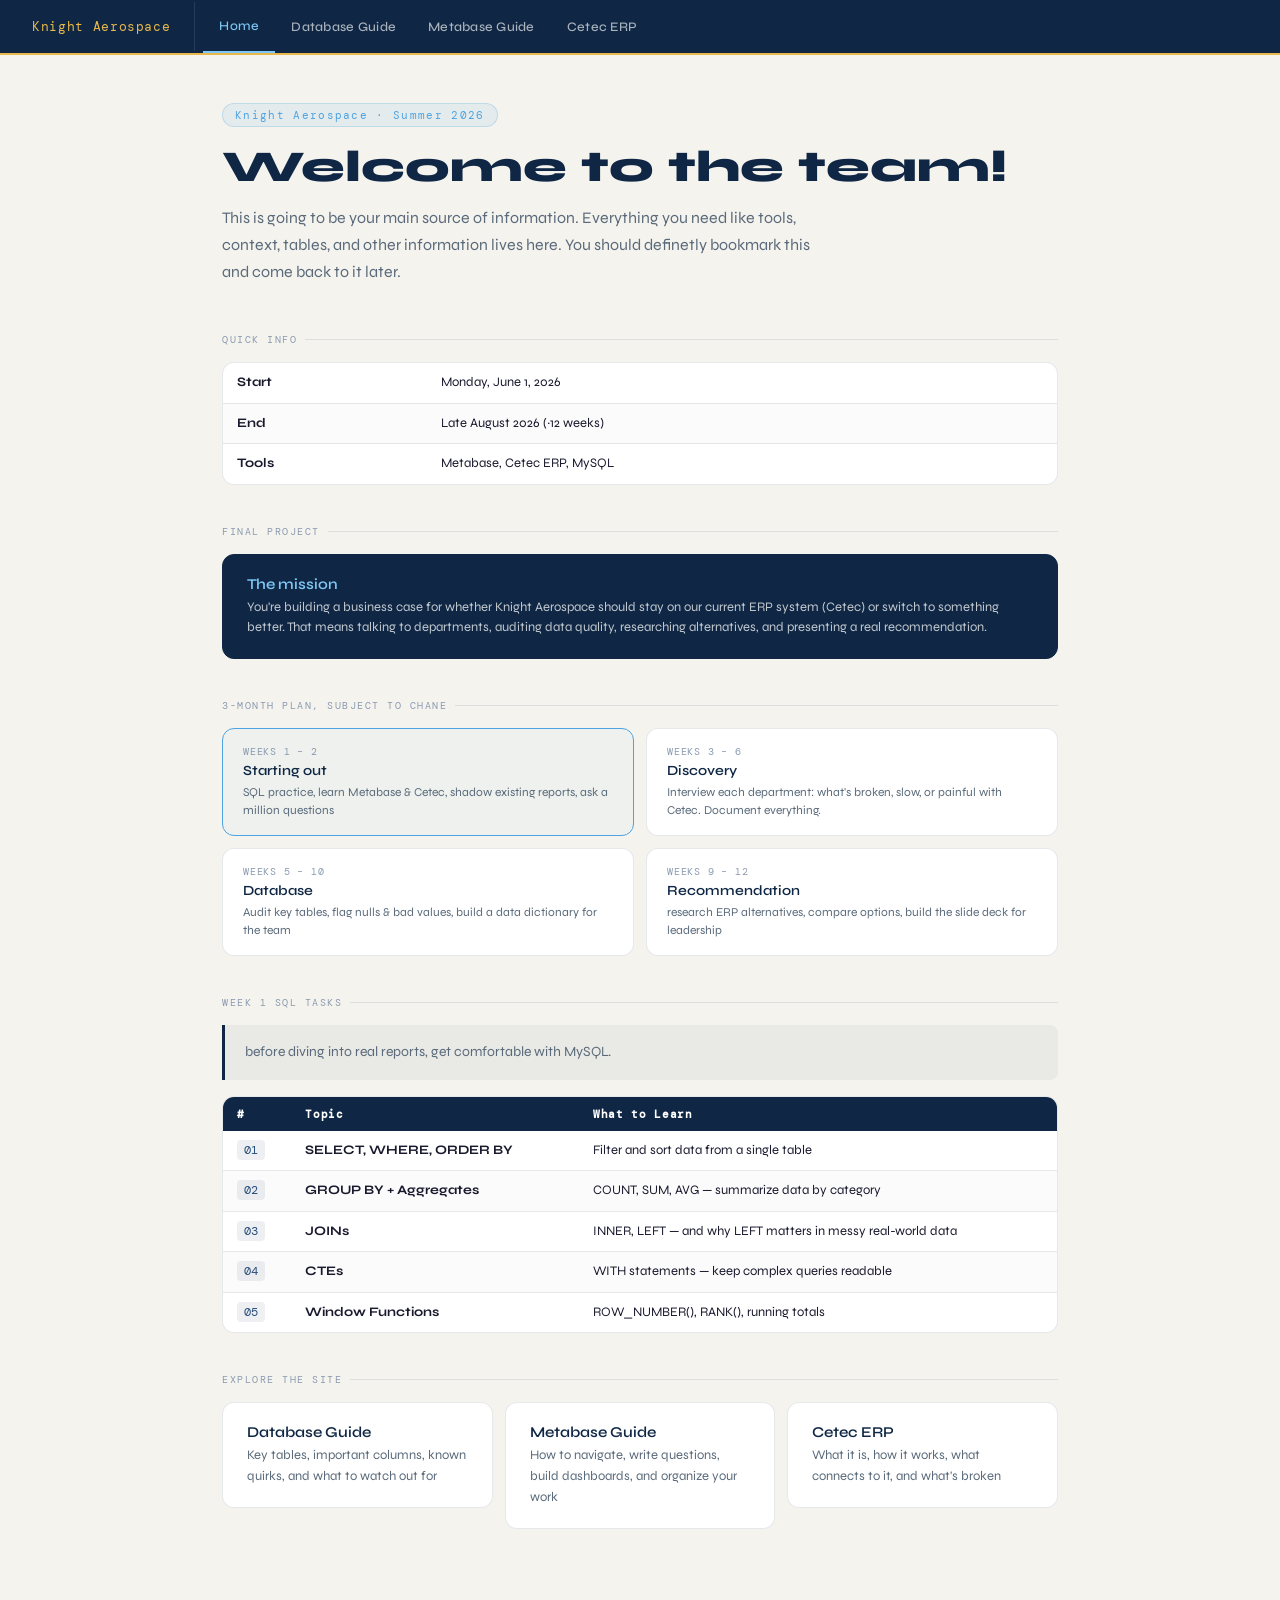
<file: index.html>
<!DOCTYPE html>
<html lang="en">
<head>
  <meta charset="UTF-8" />
  <meta name="viewport" content="width=device-width, initial-scale=1.0"/>
  <title>Knight Data Intern 2026 · Home</title>
  <link rel="stylesheet" href="style.css" />
</head>
<body>

<nav>
  <div class="nav-brand">Knight Aerospace</div>
  <a href="index.html" class="active">Home</a>
  <a href="database.html">Database Guide</a>
  <a href="metabase.html">Metabase Guide</a>
  <a href="cetec.html">Cetec ERP</a>
</nav>

<div class="page">

  <div class="hero">
    <div class="hero-tag">Knight Aerospace · Summer 2026</div>
    <h1>Welcome to the team! </h1>
    <p>This is going to be your main source of information. Everything you need like tools, context, tables, and other information lives here. You should definetly bookmark this and come back to it later.</p>
  </div>

  <div class="section">
    <div class="section-label">quick info</div>
    <div class="table-wrap">
      <table class="data-table">
        <tbody>
          <tr><td><strong>Start</strong></td><td>Monday, June 1, 2026</td></tr>
          <tr><td><strong>End</strong></td><td>Late August 2026 (~12 weeks)</td></tr>
          <tr><td><strong>Tools</strong></td><td>Metabase, Cetec ERP, MySQL</td></tr>
        </tbody>
      </table>
    </div>
  </div>

  <div class="section">
    <div class="section-label">Final Project</div>
    <div class="card card-accent" style="margin-bottom:0.75rem;">
      <h3>The mission</h3>
      <p>You're building a business case for whether Knight Aerospace should stay on our current ERP system (Cetec) or switch to something better. That means talking to departments, auditing data quality, researching alternatives, and presenting a real recommendation.</p>
    </div>
  </div>

  <div class="section">
    <div class="section-label">3-month plan, subject to chane</div>
    <div class="timeline">
      <div class="week-card active">
        <div class="week-num">WEEKS 1 – 2</div>
        <h3>Starting out</h3>
        <p>SQL practice, learn Metabase & Cetec, shadow existing reports, ask a million questions</p>
      </div>
      <div class="week-card">
        <div class="week-num">WEEKS 3 – 6</div>
        <h3>Discovery</h3>
        <p>Interview each department: what's broken, slow, or painful with Cetec. Document everything.</p>
      </div>
      <div class="week-card">
        <div class="week-num">WEEKS 5 – 10</div>
        <h3>Database</h3>
        <p>Audit key tables, flag nulls & bad values, build a data dictionary for the team</p>
      </div>
      <div class="week-card">
        <div class="week-num">WEEKS 9 – 12</div>
        <h3>Recommendation</h3>
        <p>research ERP alternatives, compare options, build the slide deck for leadership</p>
      </div>
    </div>
  </div>

  <div class="section">
    <div class="section-label">week 1 SQL tasks</div>
    <div class="callout navy">before diving into real reports, get comfortable with MySQL.</div>
    <div class="table-wrap">
      <table class="data-table">
        <thead><tr><th>#</th><th>Topic</th><th>What to Learn</th></tr></thead>
        <tbody>
          <tr><td><span class="mono">01</span></td><td><strong>SELECT, WHERE, ORDER BY</strong></td><td>Filter and sort data from a single table</td></tr>
          <tr><td><span class="mono">02</span></td><td><strong>GROUP BY + Aggregates</strong></td><td>COUNT, SUM, AVG — summarize data by category</td></tr>
          <tr><td><span class="mono">03</span></td><td><strong>JOINs</strong></td><td>INNER, LEFT — and why LEFT matters in messy real-world data</td></tr>
          <tr><td><span class="mono">04</span></td><td><strong>CTEs</strong></td><td>WITH statements — keep complex queries readable</td></tr>
          <tr><td><span class="mono">05</span></td><td><strong>Window Functions</strong></td><td>ROW_NUMBER(), RANK(), running totals</td></tr>
        </tbody>
      </table>
    </div>
  </div>

  <div class="section">
    <div class="section-label">explore the site</div>
    <div class="card-grid">
      <a href="database.html" style="text-decoration:none;">
        <div class="card" style="cursor:pointer; transition: border-color 0.2s;" onmouseover="this.style.borderColor='var(--accent)'" onmouseout="this.style.borderColor='var(--border)'">
          <h3>Database Guide</h3>
          <p>Key tables, important columns, known quirks, and what to watch out for</p>
        </div>
      </a>
      <a href="metabase.html" style="text-decoration:none;">
        <div class="card" style="cursor:pointer; transition: border-color 0.2s;" onmouseover="this.style.borderColor='var(--accent)'" onmouseout="this.style.borderColor='var(--border)'">
          <h3>Metabase Guide</h3>
          <p>How to navigate, write questions, build dashboards, and organize your work</p>
        </div>
      </a>
      <a href="cetec.html" style="text-decoration:none;">
        <div class="card" style="cursor:pointer; transition: border-color 0.2s;" onmouseover="this.style.borderColor='var(--accent)'" onmouseout="this.style.borderColor='var(--border)'">
          <h3>Cetec ERP</h3>
          <p>What it is, how it works, what connects to it, and what's broken</p>
        </div>
      </a>
    </div>
  </div>

</div>

</body>
</html>
</file>
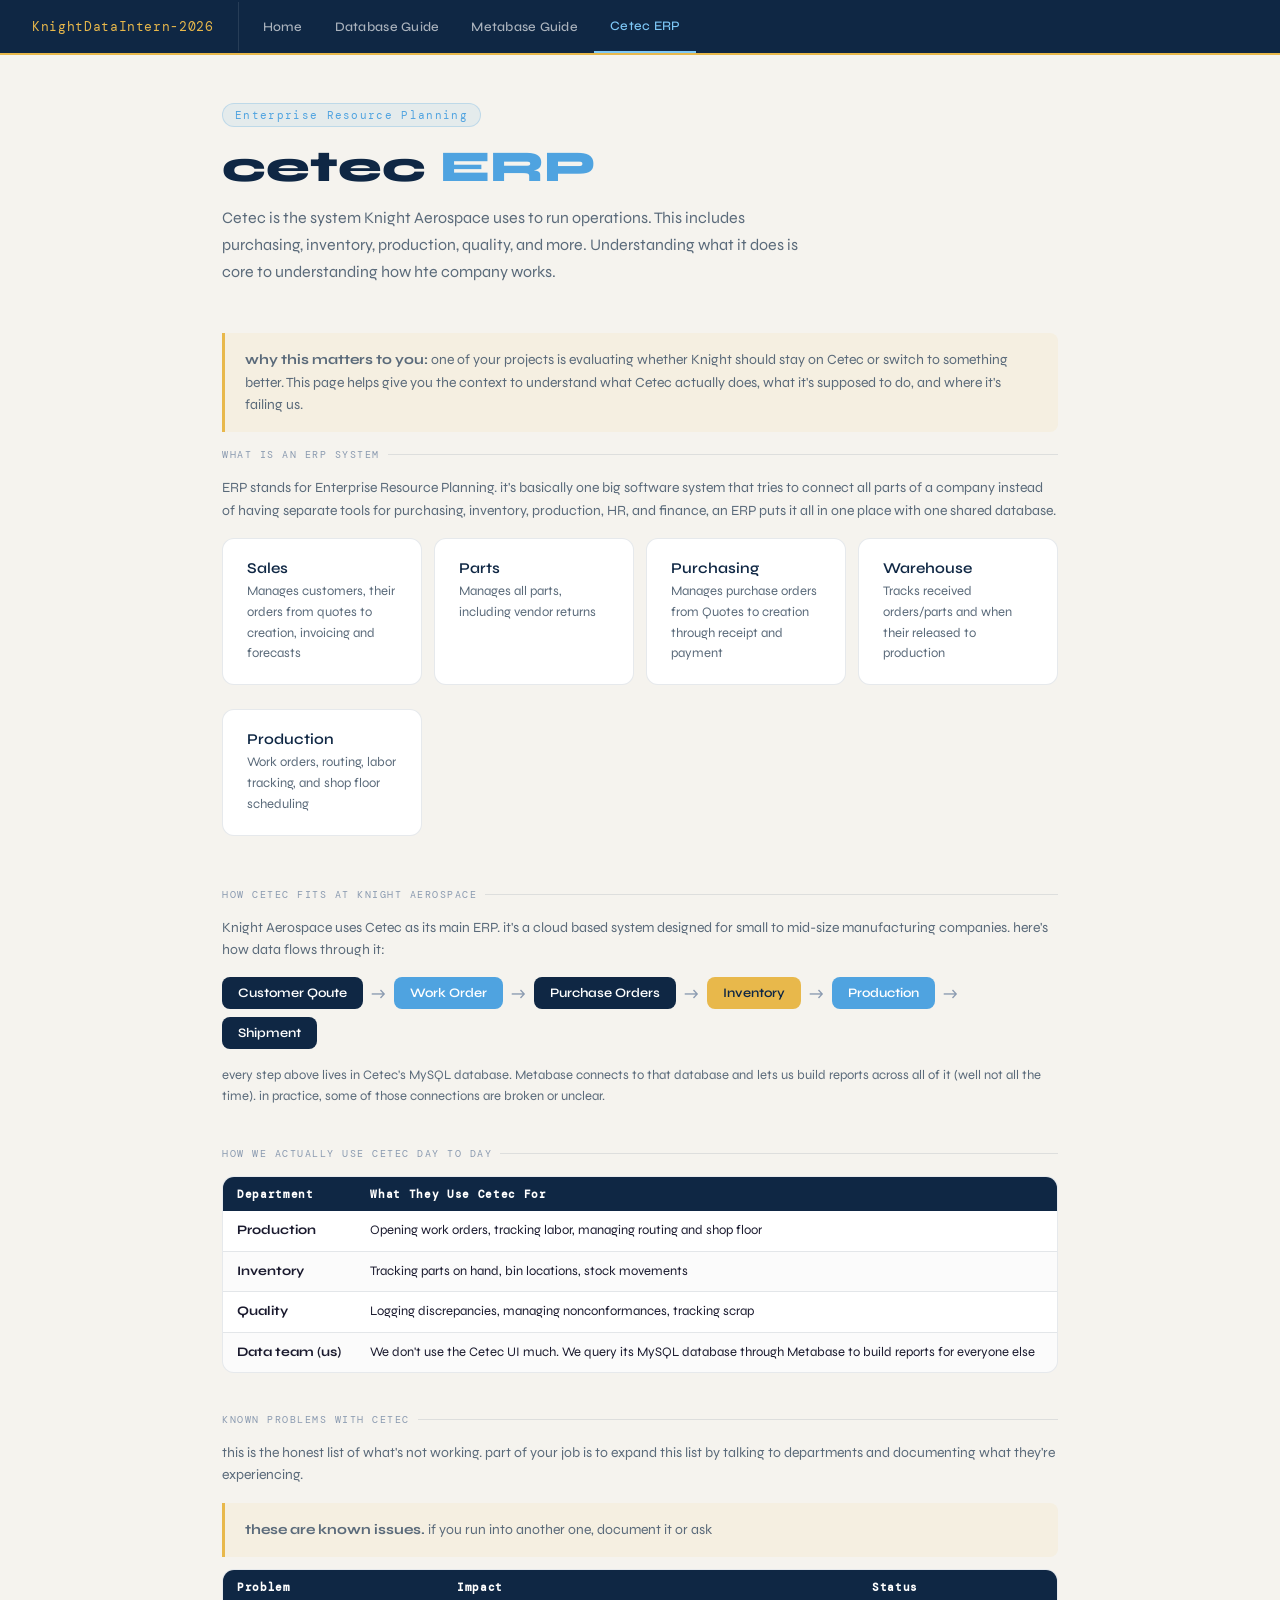
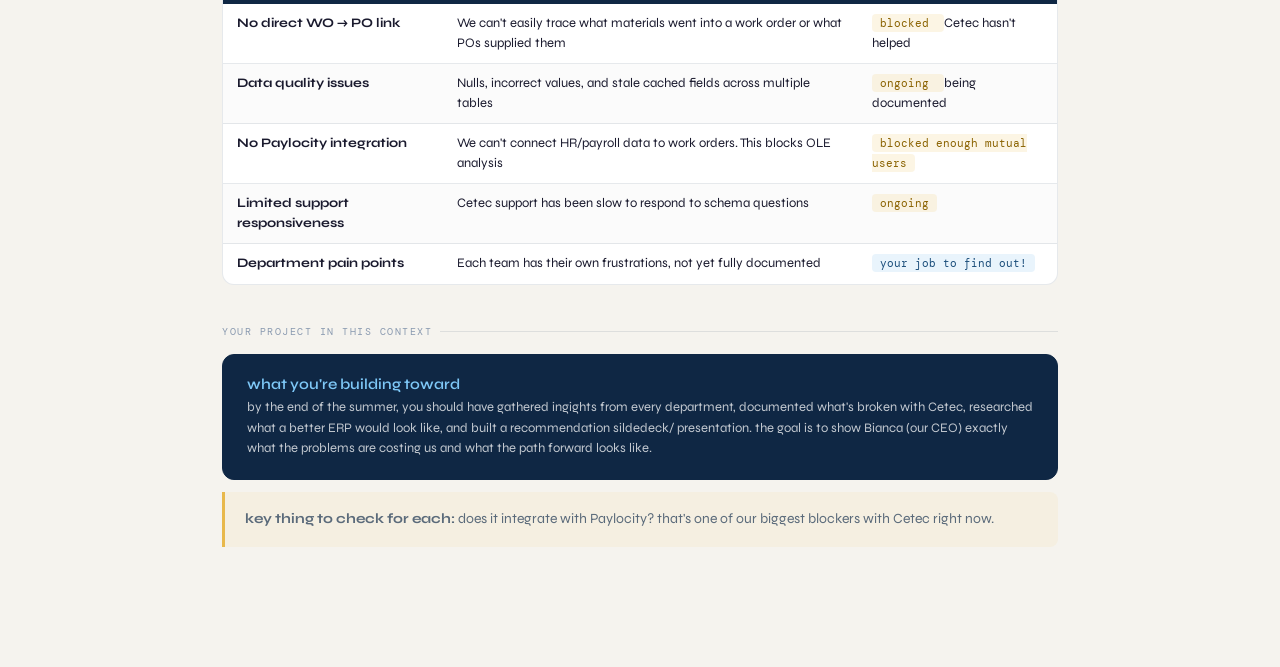
<file: cetec.html>
<!DOCTYPE html>
<html lang="en">
<head>
  <meta charset="UTF-8" />
  <meta name="viewport" content="width=device-width, initial-scale=1.0"/>
  <title>Knight Data Intern 2026 · Cetec ERP</title>
  <link rel="stylesheet" href="style.css" />
</head>
<body>

<nav>
  <div class="nav-brand">KnightDataIntern-2026</div>
  <a href="index.html">Home</a>
  <a href="database.html">Database Guide</a>
  <a href="metabase.html">Metabase Guide</a>
  <a href="cetec.html" class="active">Cetec ERP</a>
</nav>

<div class="page">

  <div class="hero">
    <div class="hero-tag">Enterprise Resource Planning</div>
    <h1>cetec <em>ERP</em></h1>
    <p>Cetec is the system Knight Aerospace uses to run operations. This includes purchasing, inventory, production, quality, and more. Understanding what it does is core to understanding how hte company works.</p>
  </div>

  <div class="callout warn">
    <strong>why this matters to you:</strong> one of your projects is evaluating whether Knight should stay on Cetec or switch to something better. This page helps give you the context to understand what Cetec actually does, what it's supposed to do, and where it's failing us.
  </div>

  <!-- WHAT IS AN ERP -->
  <div class="section">
    <div class="section-label">what is an ERP system</div>
    <p style="font-size:14px; color:var(--text-muted); margin-bottom:1rem; line-height:1.6;">ERP stands for Enterprise Resource Planning. it's basically one big software system that tries to connect all parts of a company instead of having separate tools for purchasing, inventory, production, HR, and finance, an ERP puts it all in one place with one shared database.</p>

    <div class="card-grid">
      <div class="card">
        <h3>Sales</h3>
        <p>Manages customers, their orders from quotes to creation, invoicing and forecasts</p>
      </div>
      <div class="card">
        <h3>Parts</h3>
        <p>Manages all parts, including vendor returns</p>
      </div>
      <div class="card">
        <h3>Purchasing</h3>
        <p>Manages purchase orders from Quotes to creation through receipt and payment</p>
      </div>
      <div class="card">
        <h3>Warehouse</h3>
        <p>Tracks received orders/parts and when their released to production </p>
      </div>
      <div class="card">
        <h3>Production</h3>
        <p>Work orders, routing, labor tracking, and shop floor scheduling</p>
      </div>
    </div>
  </div>

  <!-- HOW CETEC FITS -->
  <div class="section">
    <div class="section-label">how cetec fits at knight aerospace</div>
    <p style="font-size:14px; color:var(--text-muted); margin-bottom:1rem; line-height:1.6;">Knight Aerospace uses Cetec as its main ERP. it's a cloud based system designed for small to mid-size manufacturing companies. here's how data flows through it:</p>

    <div class="flow">
      <div class="flow-box">Customer Qoute</div>
      <div class="flow-arrow">→</div>
      <div class="flow-box accent">Work Order</div>
      <div class="flow-arrow">→</div>
      <div class="flow-box">Purchase Orders</div>
      <div class="flow-arrow">→</div>
      <div class="flow-box gold">Inventory</div>
      <div class="flow-arrow">→</div>
      <div class="flow-box accent">Production</div>
      <div class="flow-arrow">→</div>
      <div class="flow-box">Shipment</div>
    </div>

    <p style="font-size:13px; color:var(--text-muted); margin-top:0.75rem; line-height:1.6;">every step above lives in Cetec's MySQL database. Metabase connects to that database and lets us build reports across all of it (well not all the time). in practice, some of those connections are broken or unclear.</p>
  </div>

  <!-- HOW WE USE IT -->
  <div class="section">
    <div class="section-label">how we actually use cetec day to day</div>
    <div class="table-wrap">
      <table class="data-table">
        <thead><tr><th>Department</th><th>What They Use Cetec For</th></tr></thead>
        <tbody>
          <tr><td><strong>Production</strong></td><td>Opening work orders, tracking labor, managing routing and shop floor</td></tr>
          <tr><td><strong>Inventory</strong></td><td>Tracking parts on hand, bin locations, stock movements</td></tr>
          <tr><td><strong>Quality</strong></td><td>Logging discrepancies, managing nonconformances, tracking scrap</td></tr>
          <tr><td><strong>Data team (us)</strong></td><td>We don't use the Cetec UI much. We query its MySQL database through Metabase to build reports for everyone else</td></tr>
        </tbody>
      </table>
    </div>
  </div>

  <!-- WHAT'S BROKEN -->
  <div class="section">
    <div class="section-label">known problems with cetec</div>
    <p style="font-size:14px; color:var(--text-muted); margin-bottom:1rem; line-height:1.6;">this is the honest list of what's not working. part of your job is to expand this list by talking to departments and documenting what they're experiencing.</p>

    <div class="callout warn" style="margin-bottom: 0.75rem;">
      <strong>these are known issues.</strong> if you run into another one, document it or ask
    </div>

    <div class="table-wrap">
      <table class="data-table">
        <thead><tr><th>Problem</th><th>Impact</th><th>Status</th></tr></thead>
        <tbody>
          <tr>
            <td><strong>No direct WO → PO link</strong></td>
            <td>We can't easily trace what materials went into a work order or what POs supplied them</td>
            <td><span class="tag-warn">blocked </span> Cetec hasn't helped</td>
          </tr>
          <tr>
            <td><strong>Data quality issues</strong></td>
            <td>Nulls, incorrect values, and stale cached fields across multiple tables</td>
            <td><span class="tag-warn">ongoing </span> being documented</td>
          </tr>
          <tr>
            <td><strong>No Paylocity integration</strong></td>
            <td>We can't connect HR/payroll data to work orders. This blocks OLE analysis</td>
            <td><span class="tag-warn">blocked </spannot> enough mutual users</td>
          </tr>
          <tr>
            <td><strong>Limited support responsiveness</strong></td>
            <td>Cetec support has been slow to respond to schema questions</td>
            <td><span class="tag-warn">ongoing</span></td>
          </tr>
          <tr>
            <td><strong>Department pain points</strong></td>
            <td>Each team has their own frustrations, not yet fully documented</td>
            <td><span class="tag-info">your job to find out!</span></td>
          </tr>
        </tbody>
      </table>
    </div>
  </div>

  <!-- YOUR PROJECT -->
  <div class="section">
    <div class="section-label">your project in this context</div>
    <div class="card card-accent">
                                                                                                                                                                                                                                                                           <h3>what you're building toward</h3>
      <p>by the end of the summer, you should have gathered ingights from every department, documented what's broken with Cetec, researched what a better ERP would look like, and built a recommendation sildedeck/ presentation. the goal is to show Bianca (our CEO) exactly what the problems are costing us and what the path forward looks like.</p>
    </div>
    <div class="callout warn" style="margin-top:0.75rem;">
      <strong>key thing to check for each:</strong> does it integrate with Paylocity? that's one of our biggest blockers with Cetec right now.
    </div>
  </div>
</div>
</body>
</html>
</file>
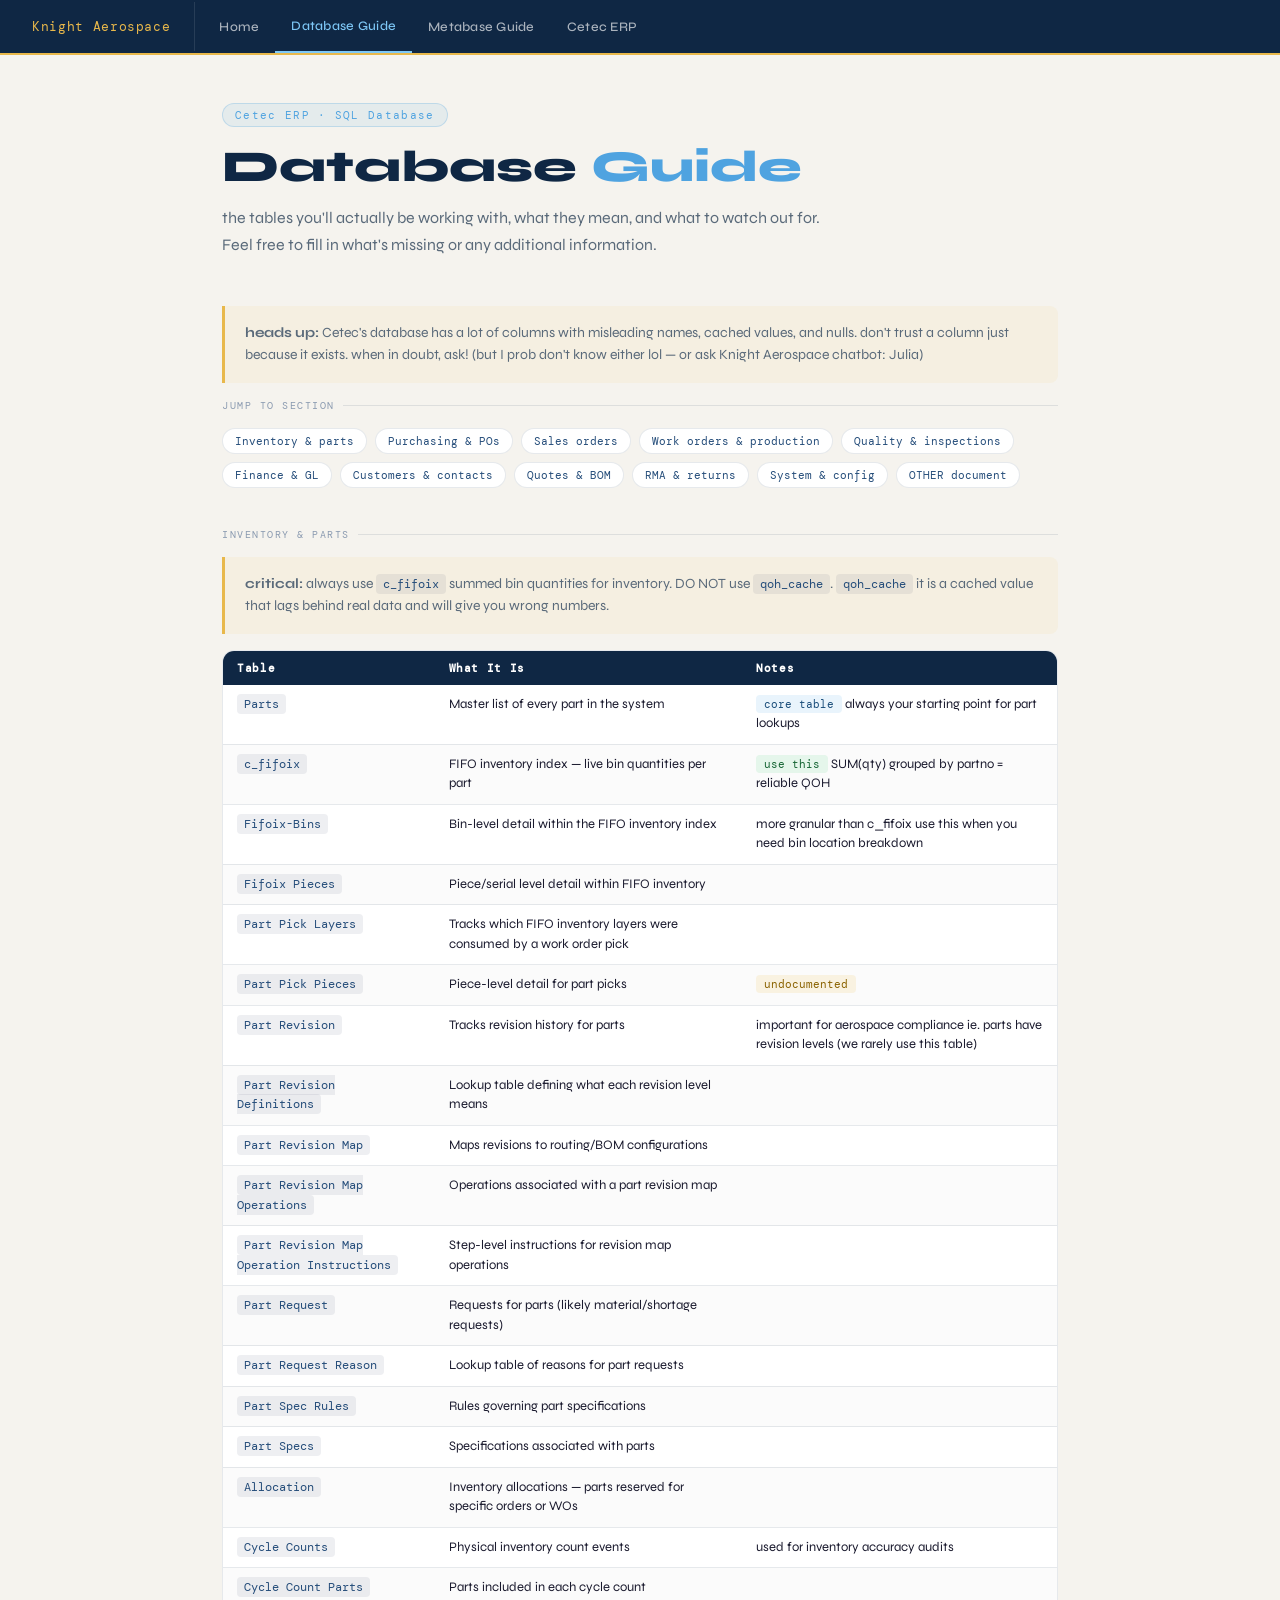
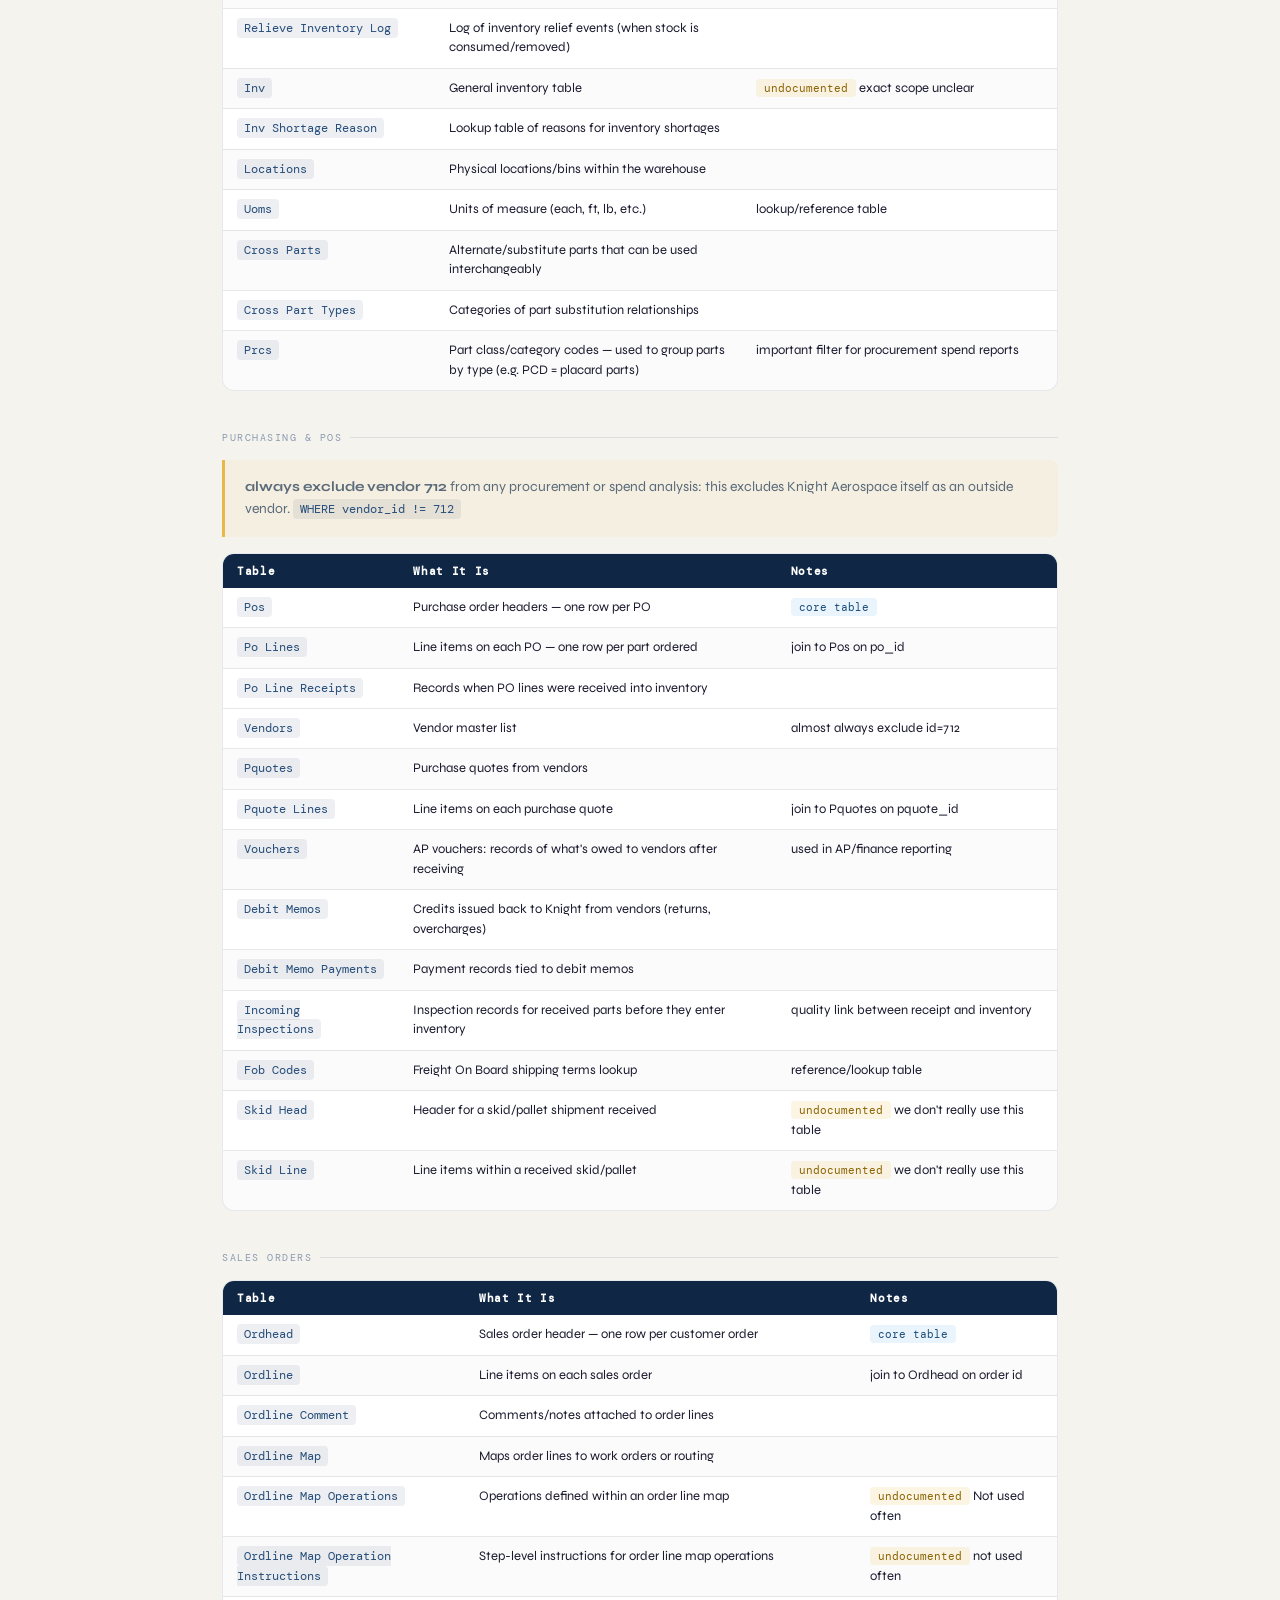
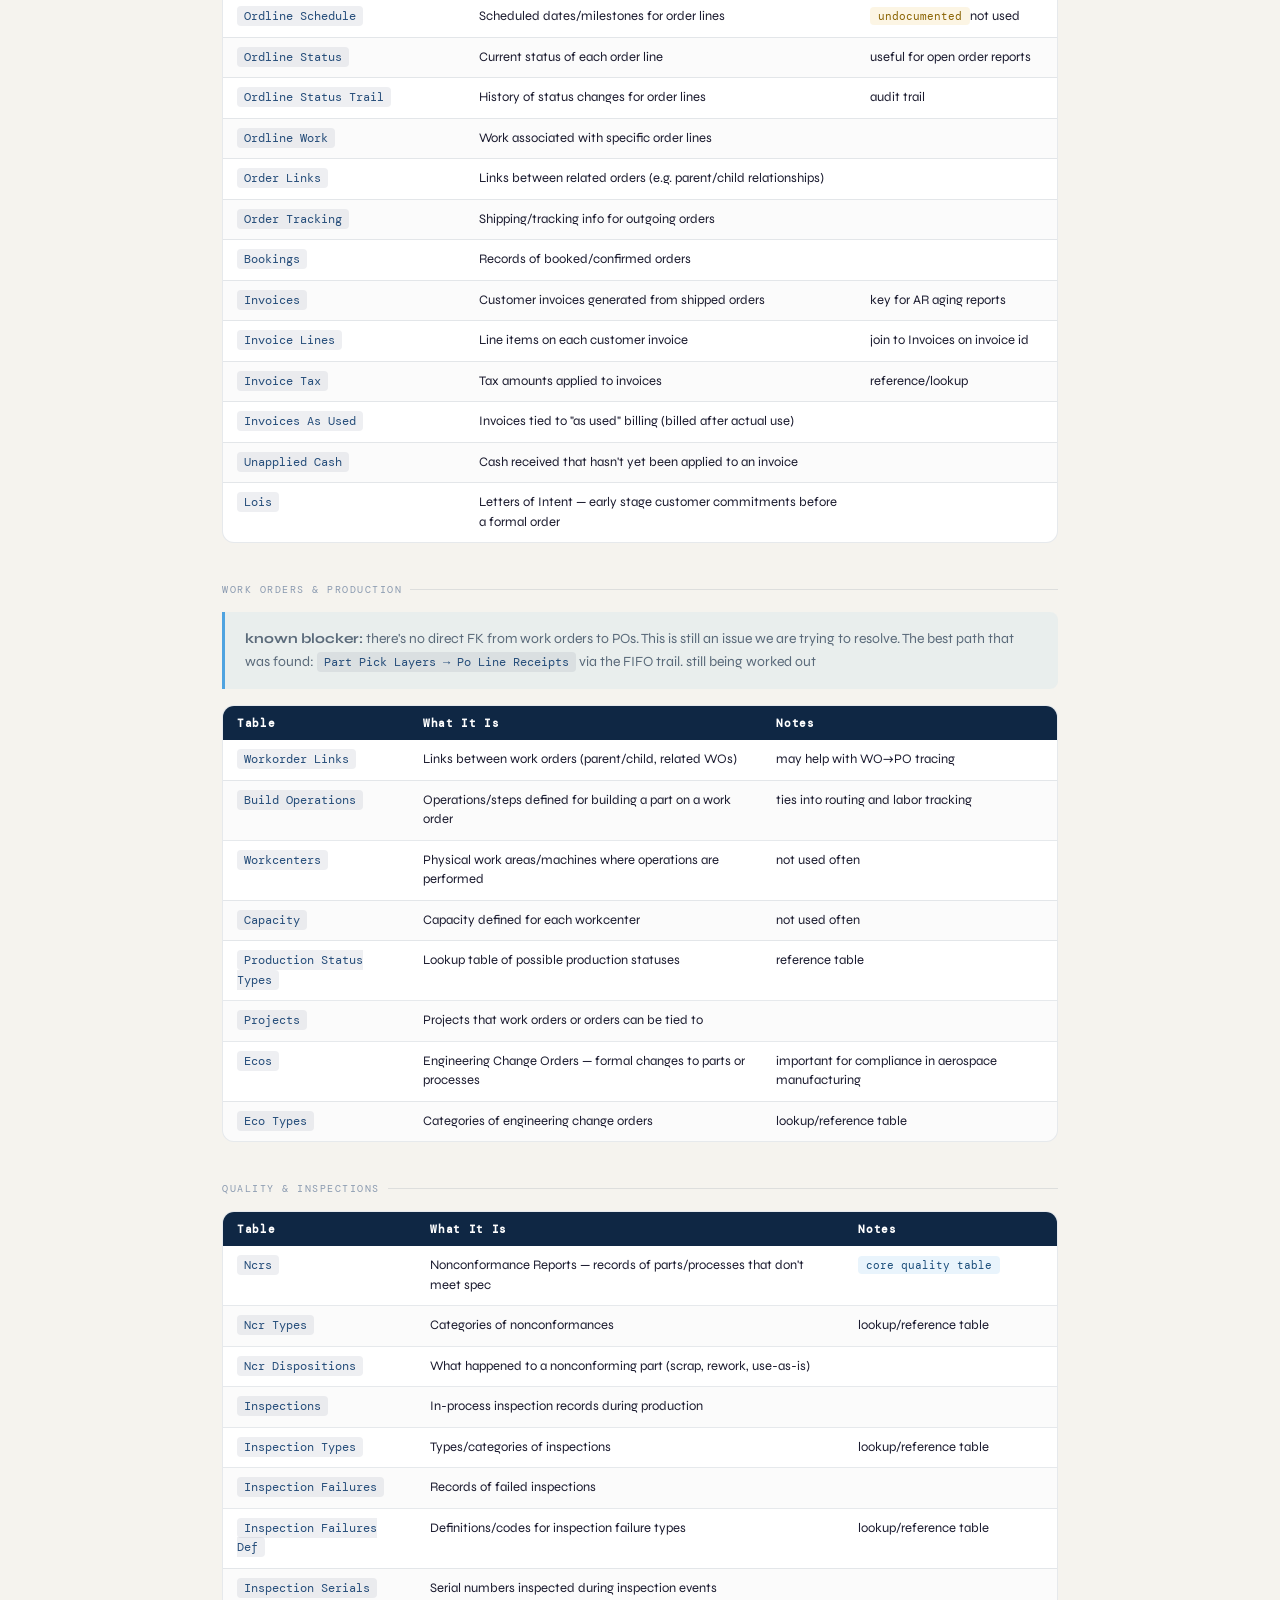
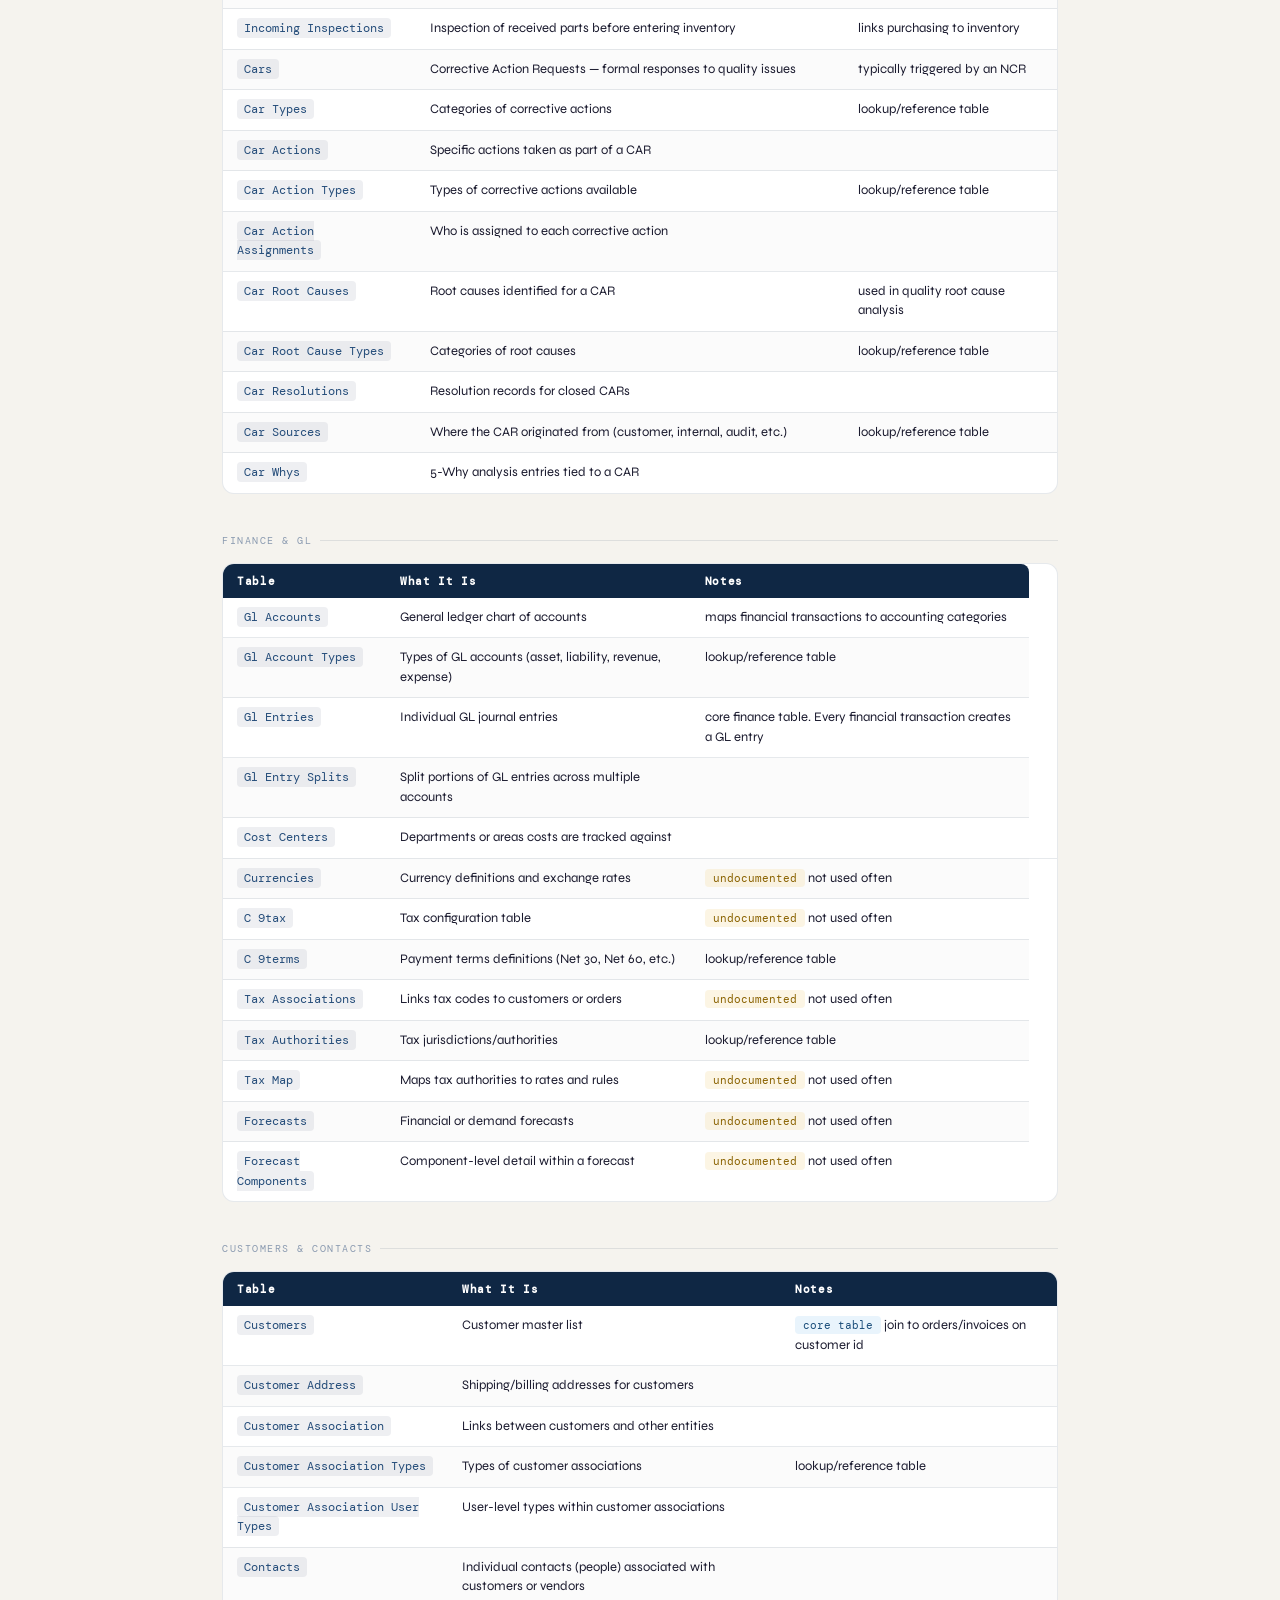
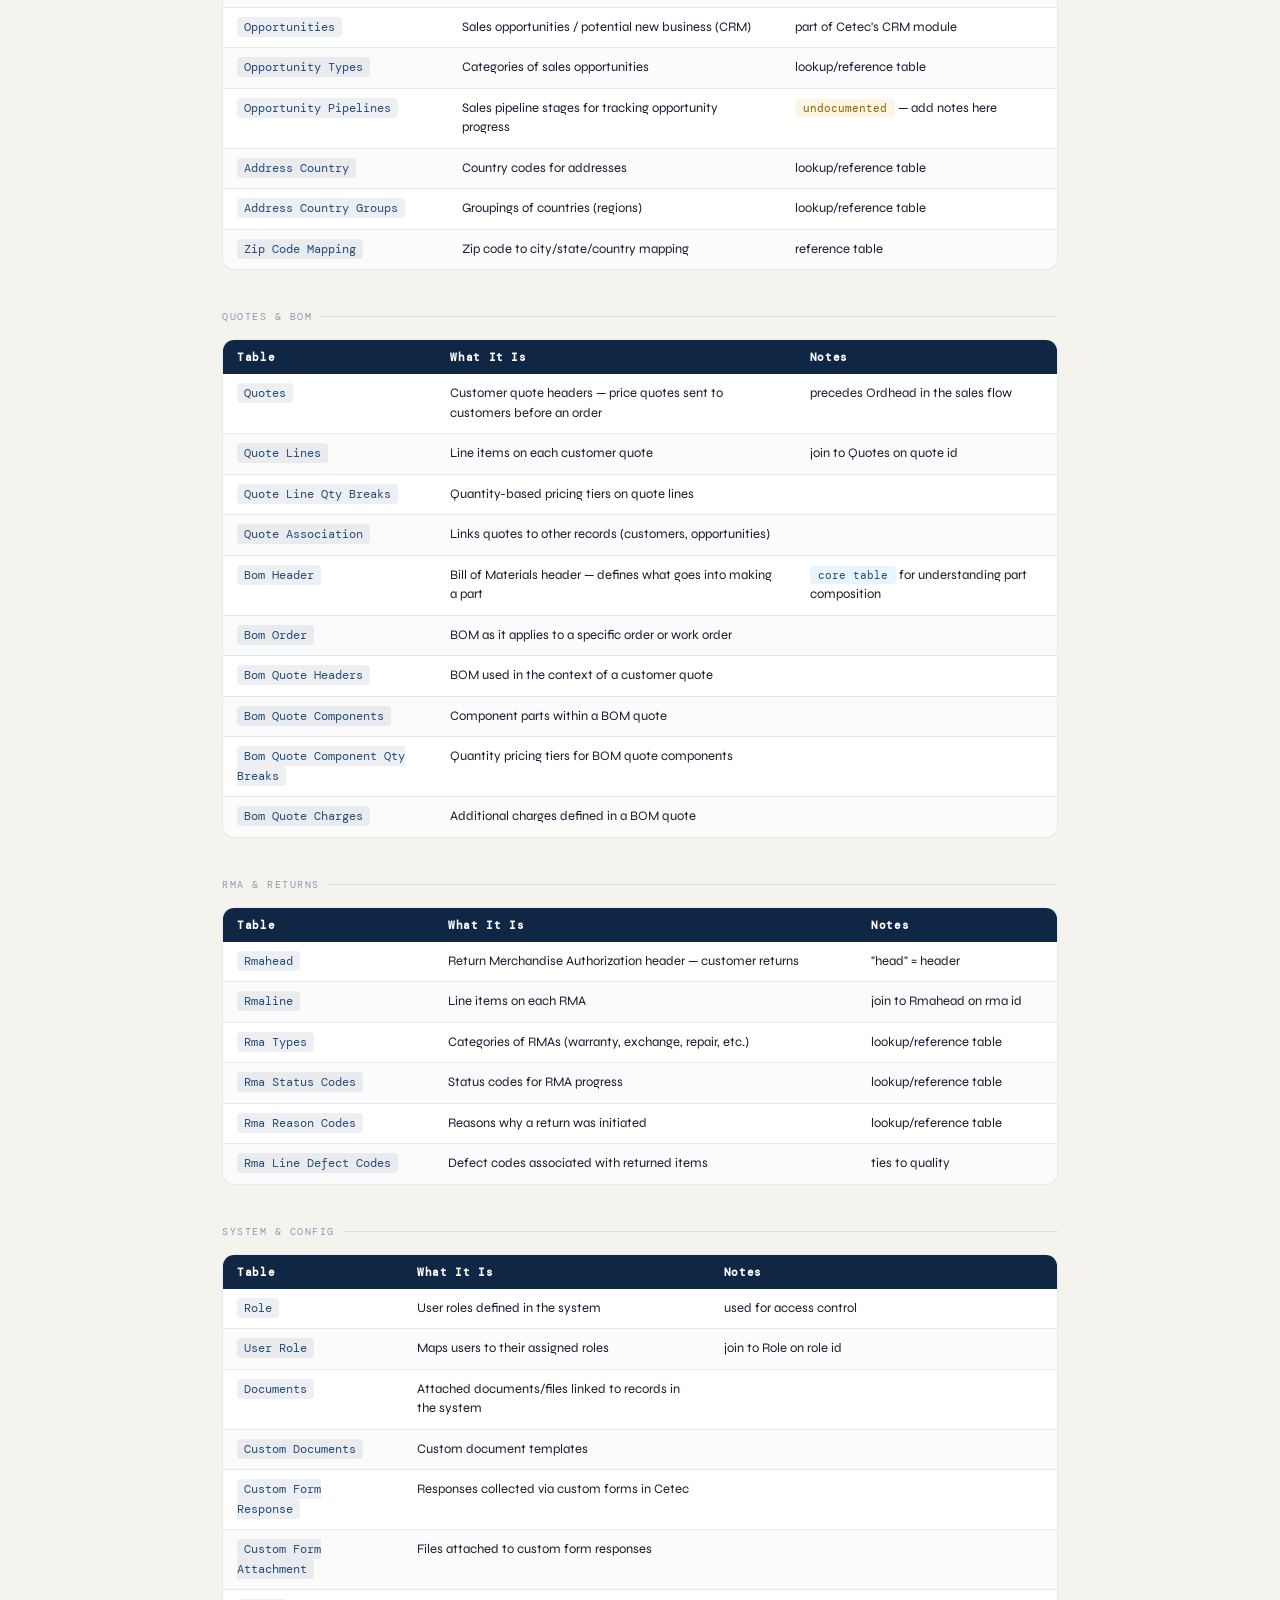
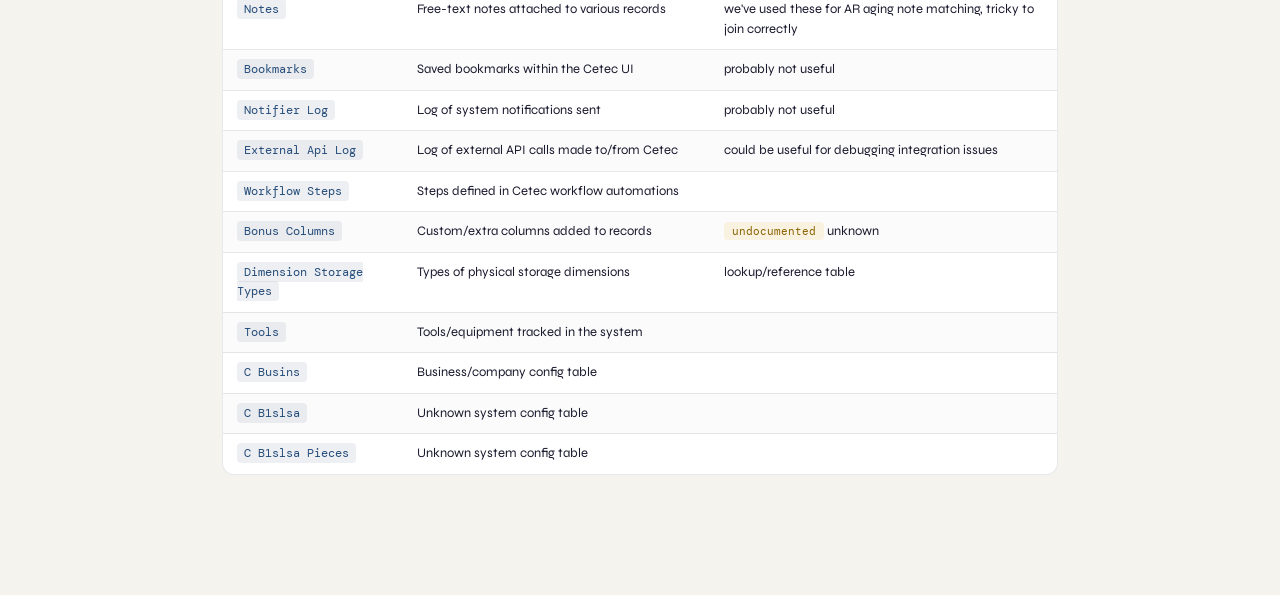
<file: database.html>
<!DOCTYPE html>
<html lang="en">
<head>
  <meta charset="UTF-8" />
  <meta name="viewport" content="width=device-width, initial-scale=1.0"/>
  <title>Knight Data Intern 2026 · Database Guide</title>
  <link rel="stylesheet" href="style.css" />
</head>
<body>

<nav>
  <div class="nav-brand">Knight Aerospace</div>
  <a href="index.html">Home</a>
  <a href="database.html" class="active">Database Guide</a>
  <a href="metabase.html">Metabase Guide</a>
  <a href="cetec.html">Cetec ERP</a>
</nav>

<div class="page">

  <div class="hero">
    <div class="hero-tag">Cetec ERP · SQL Database</div>
    <h1>Database <em>Guide</em></h1>
    <p>the tables you'll actually be working with, what they mean, and what to watch out for. Feel free to fill in what's missing or any additional information.</p>
  </div>

  <div class="callout warn">
    <strong>heads up:</strong> Cetec's database has a lot of columns with misleading names, cached values, and nulls. don't trust a column just because it exists. when in doubt, ask! (but I prob don't know either lol — or ask Knight Aerospace chatbot: Julia)
  </div>

  <!-- JUMP LINKS -->
  <div class="section">
    <div class="section-label">jump to section</div>
    <div style="display:flex; flex-wrap:wrap; gap:8px;">
      <a href="#inventory" class="jump-tag">Inventory & parts</a>
      <a href="#purchasing" class="jump-tag">Purchasing & POs</a>
      <a href="#orders" class="jump-tag">Sales orders</a>
      <a href="#workorders" class="jump-tag">Work orders & production</a>
      <a href="#quality" class="jump-tag">Quality & inspections</a>
      <a href="#finance" class="jump-tag">Finance & GL</a>
      <a href="#customers" class="jump-tag">Customers & contacts</a>
      <a href="#quotes" class="jump-tag">Quotes & BOM</a>
      <a href="#rma" class="jump-tag">RMA & returns</a>
      <a href="#system" class="jump-tag">System & config</a>
      <a href="#todo" class="jump-tag">OTHER document</a>
    </div>
  </div>

  <!-- INVENTORY -->
  <div class="section" id="inventory">
    <div class="section-label">Inventory & parts</div>
    <div class="callout warn">
      <strong>critical:</strong> always use <span class="mono">c_fifoix</span> summed bin quantities for inventory. DO NOT use <span class="mono">qoh_cache</span>. <span class="mono">qoh_cache</span> it is a cached value that lags behind real data and will give you wrong numbers.
    </div>
    <div class="table-wrap">
      <table class="data-table">
        <thead><tr><th>Table</th><th>What It Is</th><th>Notes</th></tr></thead>
        <tbody>
          <tr><td><span class="mono">Parts</span></td><td>Master list of every part in the system</td><td><span class="tag-info">core table</span> always your starting point for part lookups</td></tr>
          <tr><td><span class="mono">c_fifoix</span></td><td>FIFO inventory index — live bin quantities per part</td><td><span class="tag-good">use this</span> SUM(qty) grouped by partno = reliable QOH</td></tr>
          <tr><td><span class="mono">Fifoix-Bins</span></td><td>Bin-level detail within the FIFO inventory index</td><td>more granular than c_fifoix use this when you need bin location breakdown</td></tr>
          <tr><td><span class="mono">Fifoix Pieces</span></td><td>Piece/serial level detail within FIFO inventory</td><td></td></tr>
          <tr><td><span class="mono">Part Pick Layers</span></td><td>Tracks which FIFO inventory layers were consumed by a work order pick</td><td></td></tr>
          <tr><td><span class="mono">Part Pick Pieces</span></td><td>Piece-level detail for part picks</td><td><span class="tag-warn">undocumented</span></td></tr>
          <tr><td><span class="mono">Part Revision</span></td><td>Tracks revision history for parts</td><td>important for aerospace compliance ie. parts have revision levels (we rarely use this table)</td></tr>
          <tr><td><span class="mono">Part Revision Definitions</span></td><td>Lookup table defining what each revision level means</td><td></td></tr>
          <tr><td><span class="mono">Part Revision Map</span></td><td>Maps revisions to routing/BOM configurations</td><td></td></tr>
          <tr><td><span class="mono">Part Revision Map Operations</span></td><td>Operations associated with a part revision map</td><td></td></tr>
          <tr><td><span class="mono">Part Revision Map Operation Instructions</span></td><td>Step-level instructions for revision map operations</td><td></td></tr>
          <tr><td><span class="mono">Part Request</span></td><td>Requests for parts (likely material/shortage requests)</td><td></td></tr>
          <tr><td><span class="mono">Part Request Reason</span></td><td>Lookup table of reasons for part requests</td><td></td></tr>
          <tr><td><span class="mono">Part Spec Rules</span></td><td>Rules governing part specifications</td><td></td></tr>
          <tr><td><span class="mono">Part Specs</span></td><td>Specifications associated with parts</td><td></td></tr>
          <tr><td><span class="mono">Allocation</span></td><td>Inventory allocations — parts reserved for specific orders or WOs</td><td></td></tr>
          <tr><td><span class="mono">Cycle Counts</span></td><td>Physical inventory count events</td><td>used for inventory accuracy audits</td></tr>
          <tr><td><span class="mono">Cycle Count Parts</span></td><td>Parts included in each cycle count</td><td></td></tr>
          <tr><td><span class="mono">Relieve Inventory Log</span></td><td>Log of inventory relief events (when stock is consumed/removed)</td><td></td></tr>
          <tr><td><span class="mono">Inv</span></td><td>General inventory table</td><td><span class="tag-warn">undocumented</span> exact scope unclear</td></tr>
          <tr><td><span class="mono">Inv Shortage Reason</span></td><td>Lookup table of reasons for inventory shortages</td><td></td></tr>
          <tr><td><span class="mono">Locations</span></td><td>Physical locations/bins within the warehouse</td><td></td></tr>
          <tr><td><span class="mono">Uoms</span></td><td>Units of measure (each, ft, lb, etc.)</td><td>lookup/reference table</td></tr>
          <tr><td><span class="mono">Cross Parts</span></td><td>Alternate/substitute parts that can be used interchangeably</td><td></td></tr>
          <tr><td><span class="mono">Cross Part Types</span></td><td>Categories of part substitution relationships</td><td></td></tr>
          <tr><td><span class="mono">Prcs</span></td><td>Part class/category codes — used to group parts by type (e.g. PCD = placard parts)</td><td>important filter for procurement spend reports</td></tr>
        </tbody>
      </table>
    </div>
  </div>

  <!-- PURCHASING -->
  <div class="section" id="purchasing">
    <div class="section-label">Purchasing & POs</div>
    <div class="callout warn">
      <strong>always exclude vendor 712</strong> from any procurement or spend analysis: this excludes Knight Aerospace itself as an outside vendor. <span class="mono">WHERE vendor_id != 712</span>
    </div>
    <div class="table-wrap">
      <table class="data-table">
        <thead><tr><th>Table</th><th>What It Is</th><th>Notes</th></tr></thead>
        <tbody>
          <tr><td><span class="mono">Pos</span></td><td>Purchase order headers — one row per PO</td><td><span class="tag-info">core table</span></td></tr>
          <tr><td><span class="mono">Po Lines</span></td><td>Line items on each PO — one row per part ordered</td><td>join to Pos on po_id</td></tr>
          <tr><td><span class="mono">Po Line Receipts</span></td><td>Records when PO lines were received into inventory</td><td></td><tr>
          <tr><td><span class="mono">Vendors</span></td><td>Vendor master list</td><td>almost always exclude id=712</td></tr>
          <tr><td><span class="mono">Pquotes</span></td><td>Purchase quotes from vendors</td><td></td></tr>
          <tr><td><span class="mono">Pquote Lines</span></td><td>Line items on each purchase quote</td><td>join to Pquotes on pquote_id</td></tr>
          <tr><td><span class="mono">Vouchers</span></td><td>AP vouchers: records of what's owed to vendors after receiving</td><td>used in AP/finance reporting</td></tr>
          <tr><td><span class="mono">Debit Memos</span></td><td>Credits issued back to Knight from vendors (returns, overcharges)</td><td></td></tr>
          <tr><td><span class="mono">Debit Memo Payments</span></td><td>Payment records tied to debit memos</td><td></td></tr>
          <tr><td><span class="mono">Incoming Inspections</span></td><td>Inspection records for received parts before they enter inventory</td><td>quality link between receipt and inventory</td></tr>
          <tr><td><span class="mono">Fob Codes</span></td><td>Freight On Board shipping terms lookup</td><td>reference/lookup table</td></tr>
          <tr><td><span class="mono">Skid Head</span></td><td>Header for a skid/pallet shipment received</td><td><span class="tag-warn">undocumented</span>  we don't really use this table</td></tr>
          <tr><td><span class="mono">Skid Line</span></td><td>Line items within a received skid/pallet</td><td><span class="tag-warn">undocumented</span> we don't really use this table</td></tr>
        </tbody>
      </table>
    </div>
  </div>

  <!-- SALES ORDERS -->
  <div class="section" id="orders">
    <div class="section-label">Sales orders</div>
    <div class="table-wrap">
      <table class="data-table">
        <thead><tr><th>Table</th><th>What It Is</th><th>Notes</th></tr></thead>
        <tbody>
          <tr><td><span class="mono">Ordhead</span></td><td>Sales order header — one row per customer order</td><td><span class="tag-info">core table</span></td></tr>
          <tr><td><span class="mono">Ordline</span></td><td>Line items on each sales order</td><td>join to Ordhead on order id</td></tr>
          <tr><td><span class="mono">Ordline Comment</span></td><td>Comments/notes attached to order lines</td><td></td></tr>
          <tr><td><span class="mono">Ordline Map</span></td><td>Maps order lines to work orders or routing</td><td></td></tr>
          <tr><td><span class="mono">Ordline Map Operations</span></td><td>Operations defined within an order line map</td><td><span class="tag-warn">undocumented</span> Not used often</td></tr>
          <tr><td><span class="mono">Ordline Map Operation Instructions</span></td><td>Step-level instructions for order line map operations</td><td><span class="tag-warn">undocumented</span> not used often</td></tr>
          <tr><td><span class="mono">Ordline Schedule</span></td><td>Scheduled dates/milestones for order lines</td><td><span class="tag-warn">undocumented</span>not used</td></tr>
          <tr><td><span class="mono">Ordline Status</span></td><td>Current status of each order line</td><td>useful for open order reports</td></tr>
          <tr><td><span class="mono">Ordline Status Trail</span></td><td>History of status changes for order lines</td><td>audit trail</td></tr>
          <tr><td><span class="mono">Ordline Work</span></td><td>Work associated with specific order lines</td><td></td></tr>
          <tr><td><span class="mono">Order Links</span></td><td>Links between related orders (e.g. parent/child relationships)</td><td></td></tr>
          <tr><td><span class="mono">Order Tracking</span></td><td>Shipping/tracking info for outgoing orders</td><td></td></tr>
          <tr><td><span class="mono">Bookings</span></td><td>Records of booked/confirmed orders</td><td></td></tr>
          <tr><td><span class="mono">Invoices</span></td><td>Customer invoices generated from shipped orders</td><td>key for AR aging reports</td></tr>
          <tr><td><span class="mono">Invoice Lines</span></td><td>Line items on each customer invoice</td><td>join to Invoices on invoice id</td></tr>
          <tr><td><span class="mono">Invoice Tax</span></td><td>Tax amounts applied to invoices</td><td>reference/lookup</td></tr>
          <tr><td><span class="mono">Invoices As Used</span></td><td>Invoices tied to "as used" billing (billed after actual use)</td><td></td></tr>
          <tr><td><span class="mono">Unapplied Cash</span></td><td>Cash received that hasn't yet been applied to an invoice</td><td></td></tr>
          <tr><td><span class="mono">Lois</span></td><td>Letters of Intent — early stage customer commitments before a formal order</td><td></td></tr>
        </tbody>
      </table>
    </div>
  </div>

  <!-- WORK ORDERS -->
  <div class="section" id="workorders">
    <div class="section-label">Work orders & production</div>
    <div class="callout">
      <strong>known blocker:</strong> there's no direct FK from work orders to POs. This is still an issue we are trying to resolve. The best path that was found: <span class="mono">Part Pick Layers → Po Line Receipts</span> via the FIFO trail. still being worked out 
    </div>
    <div class="table-wrap">
      <table class="data-table">
        <thead><tr><th>Table</th><th>What It Is</th><th>Notes</th></tr></thead>
        <tbody>
          <tr><td><span class="mono">Workorder Links</span></td><td>Links between work orders (parent/child, related WOs)</td><td>may help with WO→PO tracing</td></tr>
          <tr><td><span class="mono">Build Operations</span></td><td>Operations/steps defined for building a part on a work order</td><td>ties into routing and labor tracking</td></tr>
          <tr><td><span class="mono">Workcenters</span></td><td>Physical work areas/machines where operations are performed</td><td>not used often</td></tr>
          <tr><td><span class="mono">Capacity</span></td><td>Capacity defined for each workcenter</td><td>not used often</td></tr>
          <tr><td><span class="mono">Production Status Types</span></td><td>Lookup table of possible production statuses</td><td>reference table</td></tr>
          <tr><td><span class="mono">Projects</span></td><td>Projects that work orders or orders can be tied to</td><td></td></tr>
          <tr><td><span class="mono">Ecos</span></td><td>Engineering Change Orders — formal changes to parts or processes</td><td>important for compliance in aerospace manufacturing</td></tr>
          <tr><td><span class="mono">Eco Types</span></td><td>Categories of engineering change orders</td><td>lookup/reference table</td></tr>
        </tbody>
      </table>
    </div>
  </div>

  <!-- QUALITY -->
  <div class="section" id="quality">
    <div class="section-label">Quality & inspections</div>
    <div class="table-wrap">
      <table class="data-table">
        <thead><tr><th>Table</th><th>What It Is</th><th>Notes</th></tr></thead>
        <tbody>
          <tr><td><span class="mono">Ncrs</span></td><td>Nonconformance Reports — records of parts/processes that don't meet spec</td><td><span class="tag-info">core quality table</span></td></tr>
          <tr><td><span class="mono">Ncr Types</span></td><td>Categories of nonconformances</td><td>lookup/reference table</td></tr>
          <tr><td><span class="mono">Ncr Dispositions</span></td><td>What happened to a nonconforming part (scrap, rework, use-as-is)</td><td></td></tr>
          <tr><td><span class="mono">Inspections</span></td><td>In-process inspection records during production</td><td></td></tr>
          <tr><td><span class="mono">Inspection Types</span></td><td>Types/categories of inspections</td><td>lookup/reference table</td></tr>
          <tr><td><span class="mono">Inspection Failures</span></td><td>Records of failed inspections</td><td></td></tr>
          <tr><td><span class="mono">Inspection Failures Def</span></td><td>Definitions/codes for inspection failure types</td><td>lookup/reference table</td></tr>
          <tr><td><span class="mono">Inspection Serials</span></td><td>Serial numbers inspected during inspection events</td><td></td></tr>
          <tr><td><span class="mono">Incoming Inspections</span></td><td>Inspection of received parts before entering inventory</td><td>links purchasing to inventory</td></tr>
          <tr><td><span class="mono">Cars</span></td><td>Corrective Action Requests — formal responses to quality issues</td><td>typically triggered by an NCR</td></tr>
          <tr><td><span class="mono">Car Types</span></td><td>Categories of corrective actions</td><td>lookup/reference table</td></tr>
          <tr><td><span class="mono">Car Actions</span></td><td>Specific actions taken as part of a CAR</td><td></td></tr>
          <tr><td><span class="mono">Car Action Types</span></td><td>Types of corrective actions available</td><td>lookup/reference table</td></tr>
          <tr><td><span class="mono">Car Action Assignments</span></td><td>Who is assigned to each corrective action</td><td></td></tr>
          <tr><td><span class="mono">Car Root Causes</span></td><td>Root causes identified for a CAR</td><td>used in quality root cause analysis</td></tr>
          <tr><td><span class="mono">Car Root Cause Types</span></td><td>Categories of root causes</td><td>lookup/reference table</td></tr>
          <tr><td><span class="mono">Car Resolutions</span></td><td>Resolution records for closed CARs</td><td></td></tr>
          <tr><td><span class="mono">Car Sources</span></td><td>Where the CAR originated from (customer, internal, audit, etc.)</td><td>lookup/reference table</td></tr>
          <tr><td><span class="mono">Car Whys</span></td><td>5-Why analysis entries tied to a CAR</td><td></td></tr>
        </tbody>
      </table>
    </div>
  </div>

  <!-- FINANCE -->
  <div class="section" id="finance">
    <div class="section-label">Finance & GL</div>
    <div class="table-wrap">
      <table class="data-table">
        <thead><tr><th>Table</th><th>What It Is</th><th>Notes</th></tr></thead>
        <tbody>
          <tr><td><span class="mono">Gl Accounts</span></td><td>General ledger chart of accounts</td><td>maps financial transactions to accounting categories</td></tr>
          <tr><td><span class="mono">Gl Account Types</span></td><td>Types of GL accounts (asset, liability, revenue, expense)</td><td>lookup/reference table</td></tr>
          <tr><td><span class="mono">Gl Entries</span></td><td>Individual GL journal entries</td><td>core finance table. Every financial transaction creates a GL entry</td></tr>
          <tr><td><span class="mono">Gl Entry Splits</span></td><td>Split portions of GL entries across multiple accounts</td><td></td></tr>
          <tr><td><span class="mono">Cost Centers</span></td><td>Departments or areas costs are tracked against</td><td></td><td></td></tr>
          <tr><td><span class="mono">Currencies</span></td><td>Currency definitions and exchange rates</td><td><span class="tag-warn">undocumented</span> not used often</td></tr>
          <tr><td><span class="mono">C 9tax</span></td><td>Tax configuration table</td><td><span class="tag-warn">undocumented</span> not used often</td></tr>
          <tr><td><span class="mono">C 9terms</span></td><td>Payment terms definitions (Net 30, Net 60, etc.)</td><td>lookup/reference table</td></tr>
          <tr><td><span class="mono">Tax Associations</span></td><td>Links tax codes to customers or orders</td><td><span class="tag-warn">undocumented</span> not used often</td></tr>
          <tr><td><span class="mono">Tax Authorities</span></td><td>Tax jurisdictions/authorities</td><td>lookup/reference table</td></tr>
          <tr><td><span class="mono">Tax Map</span></td><td>Maps tax authorities to rates and rules</td><td><span class="tag-warn">undocumented</span> not used often</td></tr>
          <tr><td><span class="mono">Forecasts</span></td><td>Financial or demand forecasts</td><td><span class="tag-warn">undocumented</span> not used often</td></tr>
          <tr><td><span class="mono">Forecast Components</span></td><td>Component-level detail within a forecast</td><td><span class="tag-warn">undocumented</span> not used often</td></tr>
        </tbody>
      </table>
    </div>
  </div>

  <!-- CUSTOMERS -->
  <div class="section" id="customers">
    <div class="section-label">Customers & contacts</div>
    <div class="table-wrap">
      <table class="data-table">
        <thead><tr><th>Table</th><th>What It Is</th><th>Notes</th></tr></thead>
        <tbody>
          <tr><td><span class="mono">Customers</span></td><td>Customer master list</td><td><span class="tag-info">core table</span> join to orders/invoices on customer id</td></tr>
          <tr><td><span class="mono">Customer Address</span></td><td>Shipping/billing addresses for customers</td><td></td></tr>
          <tr><td><span class="mono">Customer Association</span></td><td>Links between customers and other entities</td><td></td></tr>
          <tr><td><span class="mono">Customer Association Types</span></td><td>Types of customer associations</td><td>lookup/reference table</td></tr>
          <tr><td><span class="mono">Customer Association User Types</span></td><td>User-level types within customer associations</td><td></td></tr>
          <tr><td><span class="mono">Contacts</span></td><td>Individual contacts (people) associated with customers or vendors</td><td></td></tr>
          <tr><td><span class="mono">Opportunities</span></td><td>Sales opportunities / potential new business (CRM)</td><td>part of Cetec's CRM module</td></tr>
          <tr><td><span class="mono">Opportunity Types</span></td><td>Categories of sales opportunities</td><td>lookup/reference table</td></tr>
          <tr><td><span class="mono">Opportunity Pipelines</span></td><td>Sales pipeline stages for tracking opportunity progress</td><td><span class="tag-warn">undocumented</span> — add notes here</td></tr>
          <tr><td><span class="mono">Address Country</span></td><td>Country codes for addresses</td><td>lookup/reference table</td></tr>
          <tr><td><span class="mono">Address Country Groups</span></td><td>Groupings of countries (regions)</td><td>lookup/reference table</td></tr>
          <tr><td><span class="mono">Zip Code Mapping</span></td><td>Zip code to city/state/country mapping</td><td>reference table</td></tr>
        </tbody>
      </table>
    </div>
  </div>

  <!-- QUOTES & BOM -->
  <div class="section" id="quotes">
    <div class="section-label">Quotes & BOM</div>
    <div class="table-wrap">
      <table class="data-table">
        <thead><tr><th>Table</th><th>What It Is</th><th>Notes</th></tr></thead>
        <tbody>
          <tr><td><span class="mono">Quotes</span></td><td>Customer quote headers — price quotes sent to customers before an order</td><td>precedes Ordhead in the sales flow</td></tr>
          <tr><td><span class="mono">Quote Lines</span></td><td>Line items on each customer quote</td><td>join to Quotes on quote id</td></tr>
          <tr><td><span class="mono">Quote Line Qty Breaks</span></td><td>Quantity-based pricing tiers on quote lines</td><td></td></tr>
          <tr><td><span class="mono">Quote Association</span></td><td>Links quotes to other records (customers, opportunities)</td><td></td></tr>
          <tr><td><span class="mono">Bom Header</span></td><td>Bill of Materials header — defines what goes into making a part</td><td><span class="tag-info">core table</span> for understanding part composition</td></tr>
          <tr><td><span class="mono">Bom Order</span></td><td>BOM as it applies to a specific order or work order</td><td></td></tr>
          <tr><td><span class="mono">Bom Quote Headers</span></td><td>BOM used in the context of a customer quote</td><td></td></tr>
          <tr><td><span class="mono">Bom Quote Components</span></td><td>Component parts within a BOM quote</td><td></td></tr>
          <tr><td><span class="mono">Bom Quote Component Qty Breaks</span></td><td>Quantity pricing tiers for BOM quote components</td><td></td></tr>
          <tr><td><span class="mono">Bom Quote Charges</span></td><td>Additional charges defined in a BOM quote</td><td></td></tr>
        </tbody>
      </table>
    </div>
  </div>

  <!-- RMA -->
  <div class="section" id="rma">
    <div class="section-label">RMA & returns</div>
    <div class="table-wrap">
      <table class="data-table">
        <thead><tr><th>Table</th><th>What It Is</th><th>Notes</th></tr></thead>
        <tbody>
          <tr><td><span class="mono">Rmahead</span></td><td>Return Merchandise Authorization header — customer returns</td><td> "head" = header</td></tr>
          <tr><td><span class="mono">Rmaline</span></td><td>Line items on each RMA</td><td>join to Rmahead on rma id</td></tr>
          <tr><td><span class="mono">Rma Types</span></td><td>Categories of RMAs (warranty, exchange, repair, etc.)</td><td>lookup/reference table</td></tr>
          <tr><td><span class="mono">Rma Status Codes</span></td><td>Status codes for RMA progress</td><td>lookup/reference table</td></tr>
          <tr><td><span class="mono">Rma Reason Codes</span></td><td>Reasons why a return was initiated</td><td>lookup/reference table</td></tr>
          <tr><td><span class="mono">Rma Line Defect Codes</span></td><td>Defect codes associated with returned items</td><td>ties to quality</td></tr>
        </tbody>
      </table>
    </div>
  </div>

  <!-- SYSTEM -->
  <div class="section" id="system">
    <div class="section-label">System & config</div>
    <div class="table-wrap">
      <table class="data-table">
        <thead><tr><th>Table</th><th>What It Is</th><th>Notes</th></tr></thead>
        <tbody>
          <tr><td><span class="mono">Role</span></td><td>User roles defined in the system</td><td>used for access control</td></tr>
          <tr><td><span class="mono">User Role</span></td><td>Maps users to their assigned roles</td><td>join to Role on role id</td></tr>
          <tr><td><span class="mono">Documents</span></td><td>Attached documents/files linked to records in the system</td><td></td></tr>
          <tr><td><span class="mono">Custom Documents</span></td><td>Custom document templates</td><td></td></tr>
          <tr><td><span class="mono">Custom Form Response</span></td><td>Responses collected via custom forms in Cetec</td><td></td></tr>
          <tr><td><span class="mono">Custom Form Attachment</span></td><td>Files attached to custom form responses</td><td></td></tr>
          <tr><td><span class="mono">Notes</span></td><td>Free-text notes attached to various records</td><td>we've used these for AR aging note matching, tricky to join correctly</td></tr>
          <tr><td><span class="mono">Bookmarks</span></td><td>Saved bookmarks within the Cetec UI</td><td>probably not useful</td></tr>
          <tr><td><span class="mono">Notifier Log</span></td><td>Log of system notifications sent</td><td>probably not useful</td></tr>
          <tr><td><span class="mono">External Api Log</span></td><td>Log of external API calls made to/from Cetec</td><td>could be useful for debugging integration issues</td></tr>
          <tr><td><span class="mono">Workflow Steps</span></td><td>Steps defined in Cetec workflow automations</td><td></td></tr>
          <tr><td><span class="mono">Bonus Columns</span></td><td>Custom/extra columns added to records</td><td><span class="tag-warn">undocumented</span> unknown</td></tr>
          <tr><td><span class="mono">Dimension Storage Types</span></td><td>Types of physical storage dimensions</td><td>lookup/reference table</td></tr>
          <tr><td><span class="mono">Tools</span></td><td>Tools/equipment tracked in the system</td><td></td></tr>
          <tr><td><span class="mono">C Busins</span></td><td>Business/company config table</td><td></td></tr>
          <tr><td><span class="mono">C B1slsa</span></td><td>Unknown system config table</td><td></td></tr>
          <tr><td><span class="mono">C B1slsa Pieces</span></td><td>Unknown system config table</td><td></td></tr>
        </tbody>
      </table>
    </div>
  </div>

</div>


<style>
.jump-tag {
  display: inline-block;
  font-family: 'DM Mono', monospace;
  font-size: 11px;
  background: var(--bg-card);
  border: 1px solid var(--border);
  color: var(--navy-light);
  padding: 5px 12px;
  border-radius: 99px;
  text-decoration: none;
  transition: background 0.15s, border-color 0.15s;
}
.jump-tag:hover {
  background: var(--navy);
  color: white;
  border-color: var(--navy);
}
</style>

</body>
</html>
</file>
<file: style.css>
@import url('https://fonts.googleapis.com/css2?family=Syne:wght@400;500;600;700;800&family=DM+Mono:ital,wght@0,400;0,500;1,400&display=swap');

:root {
  --navy: #0f2744;
  --navy-mid: #1a3a5c;
  --navy-light: #254d7a;
  --accent: #4fa3e0;
  --accent-bright: #7ec8f7;
  --gold: #e8b84b;
  --bg: #f5f3ee;
  --bg-card: #ffffff;
  --text: #1a1a2e;
  --text-muted: #5a6a7a;
  --text-light: #8a9ab0;
  --border: rgba(15,39,68,0.1);
  --radius: 12px;
  --radius-sm: 8px;
}

* { box-sizing: border-box; margin: 0; padding: 0; }

body {
  font-family: 'Syne', sans-serif;
  background: var(--bg);
  color: var(--text);
  min-height: 100vh;
}

/* NAV */
nav {
  background: var(--navy);
  padding: 0 2rem;
  display: flex;
  align-items: center;
  gap: 0;
  position: sticky;
  top: 0;
  z-index: 100;
  border-bottom: 2px solid var(--gold);
}

.nav-brand {
  font-size: 13px;
  font-family: 'DM Mono', monospace;
  color: var(--gold);
  letter-spacing: 0.05em;
  padding: 1rem 1.5rem 1rem 0;
  border-right: 1px solid rgba(255,255,255,0.1);
  margin-right: 0.5rem;
  white-space: nowrap;
}

nav a {
  color: rgba(255,255,255,0.65);
  text-decoration: none;
  font-size: 13px;
  font-weight: 500;
  padding: 1.1rem 1rem;
  transition: color 0.2s;
  letter-spacing: 0.02em;
  display: flex;
  align-items: center;
  gap: 6px;
}

nav a:hover { color: #fff; }
nav a.active { color: var(--accent-bright); border-bottom: 2px solid var(--accent-bright); }

/* LAYOUT */
.page { max-width: 900px; margin: 0 auto; padding: 3rem 2rem 5rem; }

/* HERO */
.hero { margin-bottom: 3rem; }
.hero-tag {
  font-family: 'DM Mono', monospace;
  font-size: 11px;
  letter-spacing: 0.12em;
  color: var(--accent);
  background: rgba(79,163,224,0.1);
  border: 1px solid rgba(79,163,224,0.25);
  padding: 4px 12px;
  border-radius: 99px;
  display: inline-block;
  margin-bottom: 1rem;
}
.hero h1 { font-size: clamp(28px, 5vw, 44px); font-weight: 800; line-height: 1.1; color: var(--navy); margin-bottom: 0.75rem; }
.hero h1 em { font-style: normal; color: var(--accent); }
.hero p { font-size: 16px; color: var(--text-muted); line-height: 1.7; max-width: 600px; }

/* SECTION */
.section { margin-bottom: 2.5rem; }
.section-label {
  font-family: 'DM Mono', monospace;
  font-size: 10px;
  letter-spacing: 0.15em;
  color: var(--text-light);
  text-transform: uppercase;
  margin-bottom: 1rem;
  display: flex;
  align-items: center;
  gap: 8px;
}
.section-label::after { content: ''; flex: 1; height: 1px; background: var(--border); }

/* CARDS */
.card {
  background: var(--bg-card);
  border: 1px solid var(--border);
  border-radius: var(--radius);
  padding: 1.25rem 1.5rem;
  margin-bottom: 0.75rem;
}
.card-grid { display: grid; grid-template-columns: repeat(auto-fit, minmax(200px, 1fr)); gap: 0.75rem; }

.card h3 { font-size: 15px; font-weight: 600; color: var(--navy); margin-bottom: 4px; }
.card p { font-size: 13px; color: var(--text-muted); line-height: 1.6; }

.card-accent {
  background: var(--navy);
  color: white;
  border-color: var(--navy);
}
.card-accent h3 { color: var(--accent-bright); }
.card-accent p { color: rgba(255,255,255,0.75); }

/* TABLE */
.data-table { width: 100%; border-collapse: collapse; font-size: 13px; }
.data-table th {
  background: var(--navy);
  color: white;
  padding: 10px 14px;
  text-align: left;
  font-size: 11px;
  letter-spacing: 0.06em;
  font-family: 'DM Mono', monospace;
}
.data-table th:first-child { border-radius: 8px 0 0 0; }
.data-table th:last-child { border-radius: 0 8px 0 0; }
.data-table td { padding: 10px 14px; border-bottom: 1px solid var(--border); color: var(--text); vertical-align: top; line-height: 1.5; }
.data-table tr:last-child td { border-bottom: none; }
.data-table tr:nth-child(even) td { background: rgba(0,0,0,0.015); }
.table-wrap { background: white; border: 1px solid var(--border); border-radius: var(--radius); overflow: hidden; margin-bottom: 1.5rem; }

/* MONO TAG */
.mono { font-family: 'DM Mono', monospace; font-size: 12px; background: rgba(15,39,68,0.07); color: var(--navy-light); padding: 2px 7px; border-radius: 4px; }
.tag-warn { background: rgba(232,184,75,0.15); color: #8a6200; font-family: 'DM Mono', monospace; font-size: 11px; padding: 2px 8px; border-radius: 4px; }
.tag-good { background: rgba(34,197,94,0.1); color: #166534; font-family: 'DM Mono', monospace; font-size: 11px; padding: 2px 8px; border-radius: 4px; }
.tag-info { background: rgba(79,163,224,0.12); color: #1a4d7a; font-family: 'DM Mono', monospace; font-size: 11px; padding: 2px 8px; border-radius: 4px; }

/* CALLOUT */
.callout {
  border-left: 3px solid var(--accent);
  background: rgba(79,163,224,0.07);
  padding: 1rem 1.25rem;
  border-radius: 0 var(--radius-sm) var(--radius-sm) 0;
  margin: 1rem 0;
  font-size: 14px;
  color: var(--text-muted);
  line-height: 1.6;
}
.callout.warn { border-color: var(--gold); background: rgba(232,184,75,0.08); }
.callout.navy { border-color: var(--navy); background: rgba(15,39,68,0.05); }

/* WEEK TIMELINE */
.timeline { display: grid; grid-template-columns: 1fr 1fr; gap: 0.75rem; }
.week-card {
  background: white;
  border: 1px solid var(--border);
  border-radius: var(--radius);
  padding: 1rem 1.25rem;
}
.week-card.active { border-color: var(--accent); background: rgba(79,163,224,0.04); }
.week-num { font-family: 'DM Mono', monospace; font-size: 10px; color: var(--text-light); margin-bottom: 4px; letter-spacing: 0.08em; }
.week-card h3 { font-size: 14px; font-weight: 600; color: var(--navy); margin-bottom: 4px; }
.week-card p { font-size: 12px; color: var(--text-muted); line-height: 1.5; }

/* FLOW DIAGRAM */
.flow { display: flex; align-items: center; gap: 8px; flex-wrap: wrap; margin: 1rem 0; }
.flow-box {
  background: var(--navy);
  color: white;
  padding: 8px 16px;
  border-radius: var(--radius-sm);
  font-size: 13px;
  font-weight: 600;
}
.flow-box.accent { background: var(--accent); }
.flow-box.gold { background: var(--gold); color: var(--navy); }
.flow-arrow { color: var(--text-light); font-size: 18px; }

/* FOOTER */
footer {
  text-align: center;
  padding: 2rem;
  font-family: 'DM Mono', monospace;
  font-size: 11px;
  color: var(--text-light);
  border-top: 1px solid var(--border);
  margin-top: 4rem;
}
</file>
